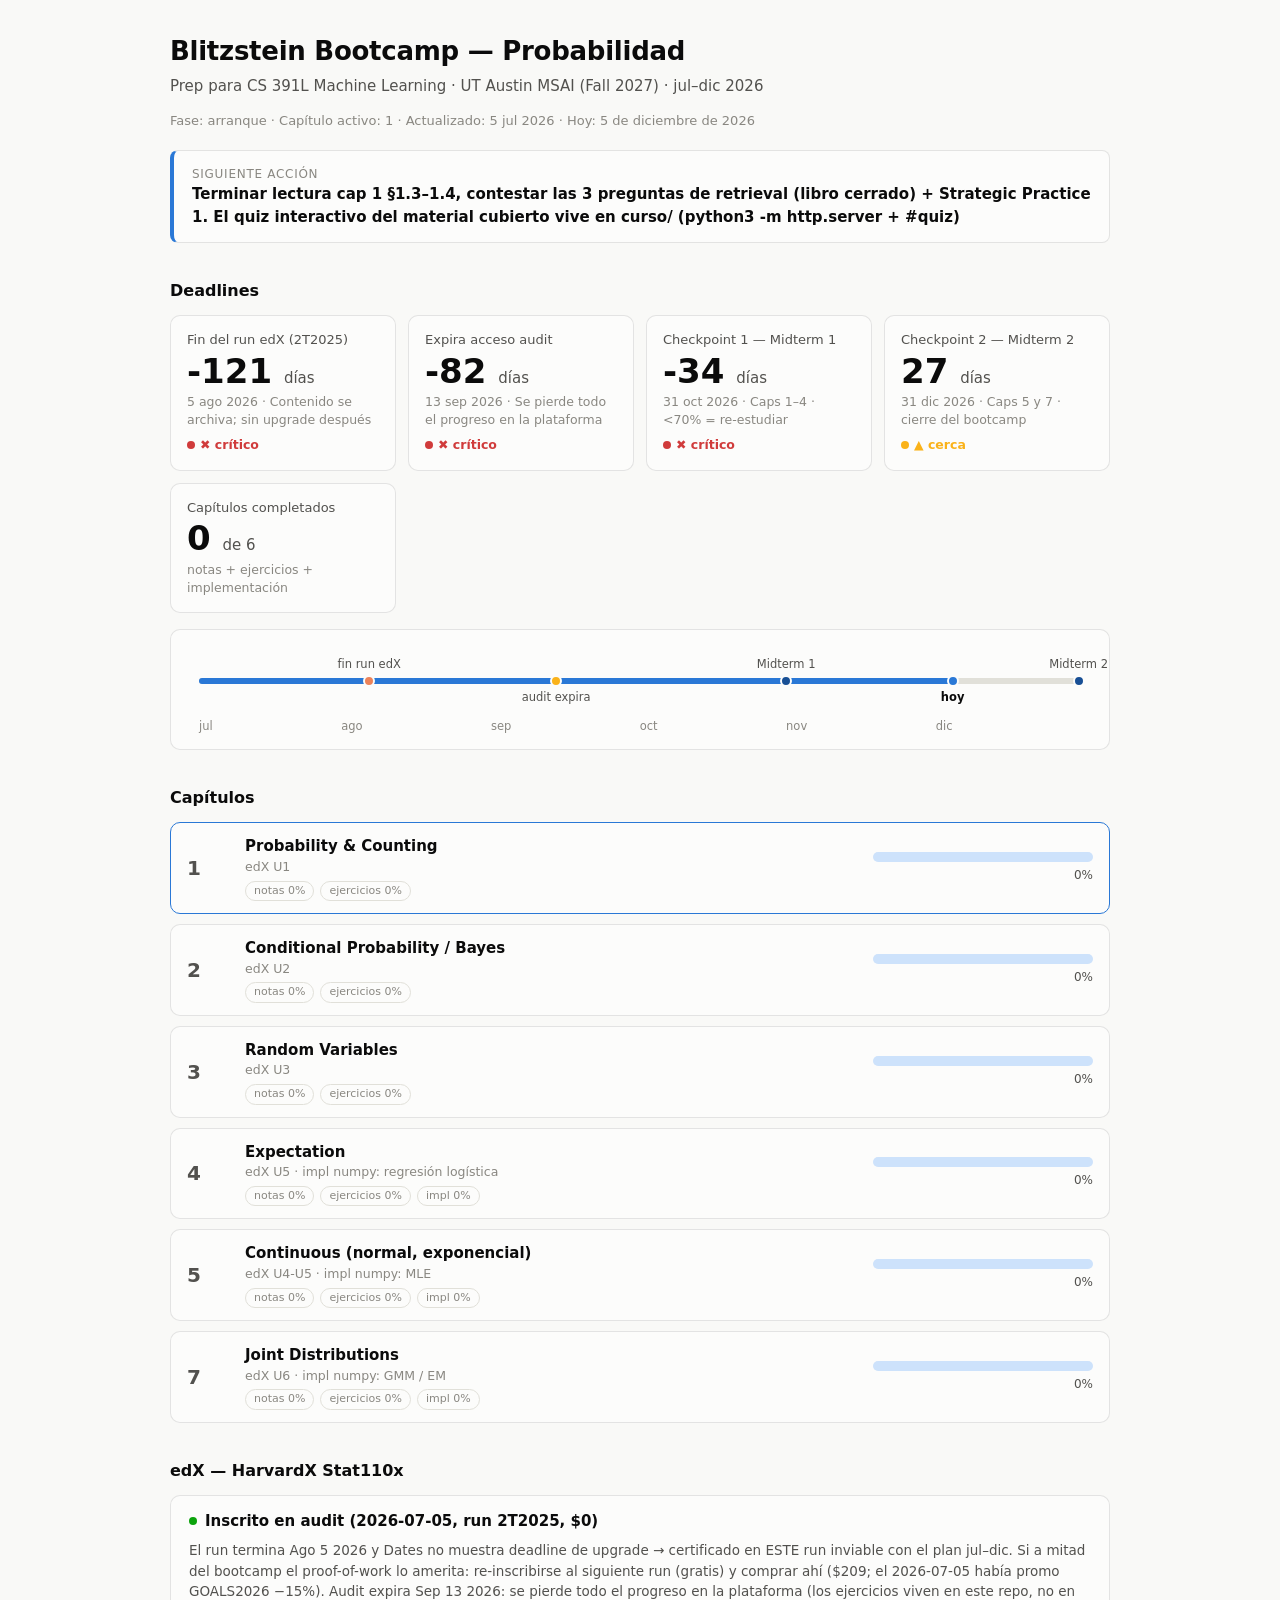
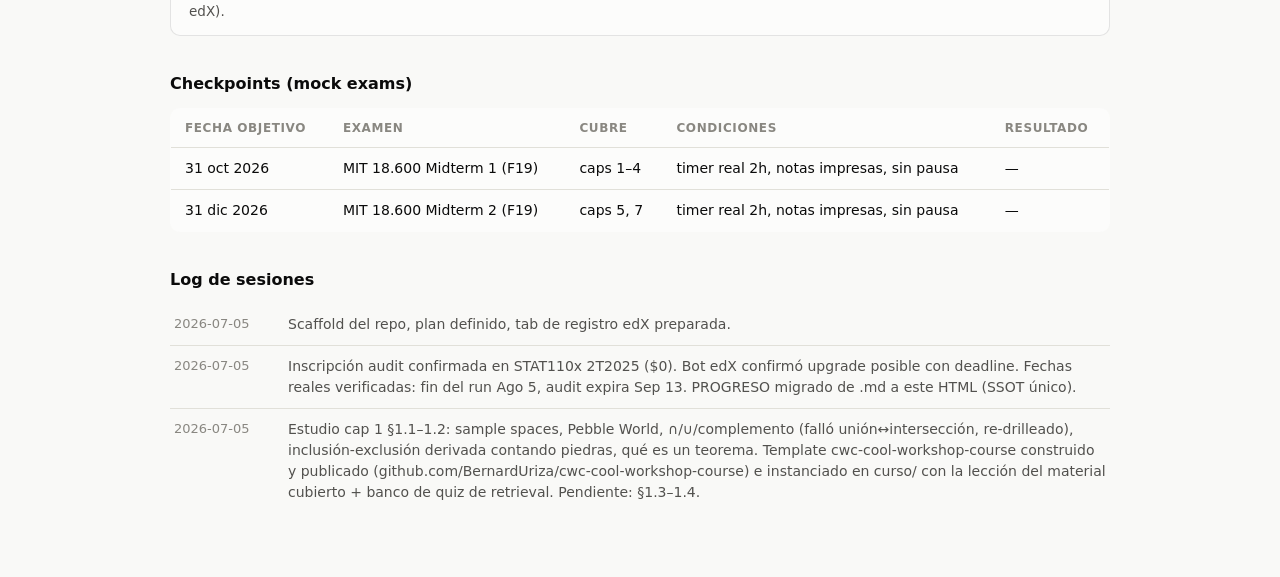
<file: PROGRESO.html>
<!doctype html>
<html lang="es">
<meta charset="utf-8">
<title>Progreso — Blitzstein Bootcamp</title>
<meta name="viewport" content="width=device-width, initial-scale=1">

<script type="application/json" id="progreso-data">
{
  "fase": "arranque",
  "actualizado": "2026-07-05",
  "capituloActivo": 1,
  "siguienteAccion": "Terminar lectura cap 1 §1.3–1.4, contestar las 3 preguntas de retrieval (libro cerrado) + Strategic Practice 1. El quiz interactivo del material cubierto vive en curso/ (python3 -m http.server + #quiz)",
  "fechas": {
    "finRunEdx": "2026-08-05",
    "auditExpira": "2026-09-13",
    "checkpoint1": "2026-10-31",
    "checkpoint2": "2026-12-31"
  },
  "edx": {
    "estado": "Inscrito en audit (2026-07-05, run 2T2025, $0)",
    "nota": "El run termina Ago 5 2026 y Dates no muestra deadline de upgrade → certificado en ESTE run inviable con el plan jul–dic. Si a mitad del bootcamp el proof-of-work lo amerita: re-inscribirse al siguiente run (gratis) y comprar ahí ($209; el 2026-07-05 había promo GOALS2026 −15%). Audit expira Sep 13 2026: se pierde todo el progreso en la plataforma (los ejercicios viven en este repo, no en edX)."
  },
  "capitulos": [
    { "num": 1, "tema": "Probability & Counting",            "edx": "U1",    "impl": null,                  "notas": 0, "ejercicios": 0, "implPct": null },
    { "num": 2, "tema": "Conditional Probability / Bayes",   "edx": "U2",    "impl": null,                  "notas": 0, "ejercicios": 0, "implPct": null },
    { "num": 3, "tema": "Random Variables",                  "edx": "U3",    "impl": null,                  "notas": 0, "ejercicios": 0, "implPct": null },
    { "num": 4, "tema": "Expectation",                       "edx": "U5",    "impl": "regresión logística", "notas": 0, "ejercicios": 0, "implPct": 0 },
    { "num": 5, "tema": "Continuous (normal, exponencial)",  "edx": "U4-U5", "impl": "MLE",                 "notas": 0, "ejercicios": 0, "implPct": 0 },
    { "num": 7, "tema": "Joint Distributions",               "edx": "U6",    "impl": "GMM / EM",            "notas": 0, "ejercicios": 0, "implPct": 0 }
  ],
  "checkpoints": [
    { "fecha": "2026-10-31", "examen": "MIT 18.600 Midterm 1 (F19)", "cubre": "caps 1–4", "condiciones": "timer real 2h, notas impresas, sin pausa", "resultado": null },
    { "fecha": "2026-12-31", "examen": "MIT 18.600 Midterm 2 (F19)", "cubre": "caps 5, 7", "condiciones": "timer real 2h, notas impresas, sin pausa", "resultado": null }
  ],
  "sesiones": [
    { "fecha": "2026-07-05", "resumen": "Scaffold del repo, plan definido, tab de registro edX preparada." },
    { "fecha": "2026-07-05", "resumen": "Inscripción audit confirmada en STAT110x 2T2025 ($0). Bot edX confirmó upgrade posible con deadline. Fechas reales verificadas: fin del run Ago 5, audit expira Sep 13. PROGRESO migrado de .md a este HTML (SSOT único)." },
    { "fecha": "2026-07-05", "resumen": "Estudio cap 1 §1.1–1.2: sample spaces, Pebble World, ∩/∪/complemento (falló unión↔intersección, re-drilleado), inclusión-exclusión derivada contando piedras, qué es un teorema. Template cwc-cool-workshop-course construido y publicado (github.com/BernardUriza/cwc-cool-workshop-course) e instanciado en curso/ con la lección del material cubierto + banco de quiz de retrieval. Pendiente: §1.3–1.4." }
  ]
}
</script>

<style>
  :root {
    --surface-1: #fcfcfb;
    --plane: #f9f9f7;
    --ink-1: #0b0b0b;
    --ink-2: #52514e;
    --muted: #898781;
    --grid: #e1e0d9;
    --baseline: #c3c2b7;
    --border: rgba(11,11,11,0.10);
    --seq-100: #cde2fb;
    --seq-250: #86b6ef;
    --seq-450: #2a78d6;
    --seq-600: #184f95;
    --good: #0ca30c;
    --good-text: #006300;
    --warning: #fab219;
    --serious: #ec835a;
    --critical: #d03b3b;
  }
  @media (prefers-color-scheme: dark) {
    :root {
      --surface-1: #1a1a19;
      --plane: #0d0d0d;
      --ink-1: #ffffff;
      --ink-2: #c3c2b7;
      --muted: #898781;
      --grid: #2c2c2a;
      --baseline: #383835;
      --border: rgba(255,255,255,0.10);
      --seq-100: #16324f;
      --seq-250: #1c5cab;
      --seq-450: #3987e5;
      --seq-600: #86b6ef;
      --good-text: #0ca30c;
    }
  }
  * { box-sizing: border-box; }
  body {
    margin: 0;
    background: var(--plane);
    color: var(--ink-1);
    font: 15px/1.5 system-ui, -apple-system, "Segoe UI", sans-serif;
  }
  .wrap { max-width: 980px; margin: 0 auto; padding: 32px 20px 64px; }
  header h1 { font-size: 26px; margin: 0 0 4px; letter-spacing: -0.01em; }
  header .sub { color: var(--ink-2); margin: 0 0 6px; }
  header .meta { color: var(--muted); font-size: 13px; }
  .accion {
    margin: 20px 0 28px;
    padding: 14px 18px;
    background: var(--surface-1);
    border: 1px solid var(--border);
    border-left: 4px solid var(--seq-450);
    border-radius: 8px;
  }
  .accion .k { font-size: 12px; text-transform: uppercase; letter-spacing: 0.06em; color: var(--muted); }
  .accion .v { font-weight: 600; }
  h2 { font-size: 16px; margin: 36px 0 12px; }
  .tiles { display: grid; grid-template-columns: repeat(auto-fit, minmax(200px, 1fr)); gap: 12px; }
  .tile {
    background: var(--surface-1);
    border: 1px solid var(--border);
    border-radius: 10px;
    padding: 14px 16px;
  }
  .tile .label { font-size: 13px; color: var(--ink-2); }
  .tile .value { font-size: 34px; font-weight: 600; line-height: 1.15; margin: 2px 0; }
  .tile .value .unit { font-size: 15px; font-weight: 400; color: var(--ink-2); }
  .tile .detail { font-size: 12.5px; color: var(--muted); }
  .tile .status { display: inline-flex; align-items: center; gap: 5px; font-size: 12.5px; font-weight: 600; margin-top: 6px; }
  .dot { width: 8px; height: 8px; border-radius: 50%; display: inline-block; }
  .timeline { margin-top: 16px; background: var(--surface-1); border: 1px solid var(--border); border-radius: 10px; padding: 22px 20px 14px; }
  .tl-track { position: relative; height: 6px; background: var(--grid); border-radius: 3px; margin: 26px 8px 34px; }
  .tl-fill { position: absolute; left: 0; top: 0; bottom: 0; background: var(--seq-450); border-radius: 3px 0 0 3px; }
  .tl-mark { position: absolute; top: 50%; transform: translate(-50%, -50%); }
  .tl-mark .pin { width: 12px; height: 12px; border-radius: 50%; border: 2px solid var(--surface-1); }
  .tl-mark .cap { position: absolute; left: 50%; transform: translateX(-50%); white-space: nowrap; font-size: 11.5px; color: var(--ink-2); }
  .tl-mark .cap.above { bottom: 14px; }
  .tl-mark .cap.below { top: 14px; }
  .tl-months { display: flex; justify-content: space-between; font-size: 11.5px; color: var(--muted); padding: 0 8px; }
  .caps { display: grid; gap: 10px; }
  .cap-row {
    display: grid;
    grid-template-columns: 44px 1fr 220px;
    gap: 14px;
    align-items: center;
    background: var(--surface-1);
    border: 1px solid var(--border);
    border-radius: 10px;
    padding: 12px 16px;
  }
  .cap-num { font-size: 20px; font-weight: 600; color: var(--ink-2); }
  .cap-tema { font-weight: 600; }
  .cap-sub { font-size: 12.5px; color: var(--muted); }
  .meter { height: 10px; background: var(--seq-100); border-radius: 5px; overflow: hidden; }
  .meter .fill { height: 100%; background: var(--seq-450); border-radius: 5px 0 0 5px; }
  .meter-label { font-size: 12px; color: var(--ink-2); margin-top: 4px; text-align: right; font-variant-numeric: tabular-nums; }
  .chips { display: flex; gap: 6px; margin-top: 4px; flex-wrap: wrap; }
  .chip { font-size: 11px; padding: 1px 8px; border-radius: 999px; border: 1px solid var(--grid); color: var(--muted); }
  .chip.on { border-color: var(--good); color: var(--good-text); }
  table { width: 100%; border-collapse: collapse; background: var(--surface-1); border: 1px solid var(--border); border-radius: 10px; overflow: hidden; }
  th, td { text-align: left; padding: 10px 14px; font-size: 14px; }
  th { font-size: 12px; text-transform: uppercase; letter-spacing: 0.05em; color: var(--muted); border-bottom: 1px solid var(--grid); font-weight: 600; }
  tbody tr + tr td { border-top: 1px solid var(--grid); }
  td.num { font-variant-numeric: tabular-nums; }
  .edx-card { background: var(--surface-1); border: 1px solid var(--border); border-radius: 10px; padding: 14px 18px; }
  .edx-card .estado { font-weight: 600; display: flex; align-items: center; gap: 8px; }
  .edx-card .nota { font-size: 13.5px; color: var(--ink-2); margin-top: 8px; }
  .log { list-style: none; margin: 0; padding: 0; }
  .log li { display: grid; grid-template-columns: 100px 1fr; gap: 14px; padding: 10px 4px; }
  .log li + li { border-top: 1px solid var(--grid); }
  .log .f { color: var(--muted); font-size: 13px; font-variant-numeric: tabular-nums; }
  .log .r { color: var(--ink-2); font-size: 14px; }
  @media (max-width: 640px) {
    .cap-row { grid-template-columns: 36px 1fr; }
    .cap-meter { grid-column: 1 / -1; }
  }
</style>

<div class="wrap">
  <header>
    <h1>Blitzstein Bootcamp — Probabilidad</h1>
    <p class="sub">Prep para CS 391L Machine Learning · UT Austin MSAI (Fall 2027) · jul–dic 2026</p>
    <p class="meta" id="meta"></p>
  </header>

  <div class="accion">
    <div class="k">Siguiente acción</div>
    <div class="v" id="accion"></div>
  </div>

  <h2>Deadlines</h2>
  <div class="tiles" id="tiles"></div>

  <div class="timeline">
    <div class="tl-track" id="tl-track"></div>
    <div class="tl-months" id="tl-months"></div>
  </div>

  <h2>Capítulos</h2>
  <div class="caps" id="caps"></div>

  <h2>edX — HarvardX Stat110x</h2>
  <div class="edx-card" id="edx"></div>

  <h2>Checkpoints (mock exams)</h2>
  <table>
    <thead>
      <tr><th>Fecha objetivo</th><th>Examen</th><th>Cubre</th><th>Condiciones</th><th>Resultado</th></tr>
    </thead>
    <tbody id="checkpoints"></tbody>
  </table>

  <h2>Log de sesiones</h2>
  <ul class="log" id="log"></ul>
</div>

<script>
  const D = JSON.parse(document.getElementById('progreso-data').textContent);
  const hoy = new Date();
  const fmt = f => new Date(f + 'T12:00:00').toLocaleDateString('es-MX', { day: 'numeric', month: 'short', year: 'numeric' });
  const dias = f => Math.ceil((new Date(f + 'T23:59:59') - hoy) / 86400000);

  const capsDone = D.capitulos.filter(c => c.notas >= 100 && c.ejercicios >= 100 && (c.implPct === null || c.implPct >= 100)).length;
  document.getElementById('meta').textContent =
    `Fase: ${D.fase} · Capítulo activo: ${D.capituloActivo} · Actualizado: ${fmt(D.actualizado)} · Hoy: ${hoy.toLocaleDateString('es-MX', { day: 'numeric', month: 'long', year: 'numeric' })}`;
  document.getElementById('accion').textContent = D.siguienteAccion;

  function urgencia(d) {
    if (d <= 7)  return { color: 'var(--critical)', texto: 'crítico',  icono: '✖' };
    if (d <= 30) return { color: 'var(--warning)',  texto: 'cerca',    icono: '▲' };
    return         { color: 'var(--good)',     texto: 'en rango', icono: '✔' };
  }

  const deadlines = [
    { label: 'Fin del run edX (2T2025)', fecha: D.fechas.finRunEdx,   detail: 'Contenido se archiva; sin upgrade después' },
    { label: 'Expira acceso audit',      fecha: D.fechas.auditExpira, detail: 'Se pierde todo el progreso en la plataforma' },
    { label: 'Checkpoint 1 — Midterm 1', fecha: D.fechas.checkpoint1, detail: 'Caps 1–4 · <70% = re-estudiar' },
    { label: 'Checkpoint 2 — Midterm 2', fecha: D.fechas.checkpoint2, detail: 'Caps 5 y 7 · cierre del bootcamp' }
  ];

  document.getElementById('tiles').innerHTML = deadlines.map(t => {
    const d = dias(t.fecha);
    const u = urgencia(d);
    return `<div class="tile">
      <div class="label">${t.label}</div>
      <div class="value">${d} <span class="unit">días</span></div>
      <div class="detail">${fmt(t.fecha)} · ${t.detail}</div>
      <div class="status" style="color:${u.color}"><span class="dot" style="background:${u.color}"></span>${u.icono} ${u.texto}</div>
    </div>`;
  }).join('') + `<div class="tile">
      <div class="label">Capítulos completados</div>
      <div class="value">${capsDone} <span class="unit">de ${D.capitulos.length}</span></div>
      <div class="detail">notas + ejercicios + implementación</div>
    </div>`;

  const t0 = new Date('2026-07-01T00:00:00');
  const t1 = new Date('2027-01-01T00:00:00');
  const pos = f => Math.min(100, Math.max(0, (new Date(f + 'T12:00:00') - t0) / (t1 - t0) * 100));
  const posHoy = Math.min(100, Math.max(0, (hoy - t0) / (t1 - t0) * 100));

  const marks = [
    { f: D.fechas.finRunEdx,   n: 'fin run edX', lado: 'above', color: 'var(--serious)' },
    { f: D.fechas.auditExpira, n: 'audit expira', lado: 'below', color: 'var(--warning)' },
    { f: D.fechas.checkpoint1, n: 'Midterm 1', lado: 'above', color: 'var(--seq-600)' },
    { f: D.fechas.checkpoint2, n: 'Midterm 2', lado: 'above', color: 'var(--seq-600)' }
  ];
  document.getElementById('tl-track').innerHTML =
    `<div class="tl-fill" style="width:${posHoy}%"></div>` +
    `<div class="tl-mark" style="left:${posHoy}%"><div class="pin" style="background:var(--seq-450)"></div><div class="cap below" style="font-weight:600;color:var(--ink-1)">hoy</div></div>` +
    marks.map(m =>
      `<div class="tl-mark" style="left:${pos(m.f)}%"><div class="pin" style="background:${m.color}"></div><div class="cap ${m.lado}">${m.n}</div></div>`
    ).join('');
  document.getElementById('tl-months').innerHTML =
    ['jul', 'ago', 'sep', 'oct', 'nov', 'dic', ''].map(m => `<span>${m}</span>`).join('');

  document.getElementById('caps').innerHTML = D.capitulos.map(c => {
    const partes = [c.notas, c.ejercicios].concat(c.implPct === null ? [] : [c.implPct]);
    const pct = Math.round(partes.reduce((a, b) => a + b, 0) / partes.length);
    const activo = c.num === D.capituloActivo;
    return `<div class="cap-row" ${activo ? 'style="border-color:var(--seq-450)"' : ''}>
      <div class="cap-num">${c.num}</div>
      <div>
        <div class="cap-tema">${c.tema}</div>
        <div class="cap-sub">edX ${c.edx}${c.impl ? ` · impl numpy: ${c.impl}` : ''}</div>
        <div class="chips">
          <span class="chip ${c.notas >= 100 ? 'on' : ''}">notas ${c.notas}%</span>
          <span class="chip ${c.ejercicios >= 100 ? 'on' : ''}">ejercicios ${c.ejercicios}%</span>
          ${c.implPct === null ? '' : `<span class="chip ${c.implPct >= 100 ? 'on' : ''}">impl ${c.implPct}%</span>`}
        </div>
      </div>
      <div class="cap-meter">
        <div class="meter"><div class="fill" style="width:${pct}%"></div></div>
        <div class="meter-label">${pct}%</div>
      </div>
    </div>`;
  }).join('');

  document.getElementById('edx').innerHTML =
    `<div class="estado"><span class="dot" style="background:var(--good)"></span>${D.edx.estado}</div>
     <div class="nota">${D.edx.nota}</div>`;

  document.getElementById('checkpoints').innerHTML = D.checkpoints.map(c =>
    `<tr>
      <td class="num">${fmt(c.fecha)}</td>
      <td>${c.examen}</td>
      <td>${c.cubre}</td>
      <td>${c.condiciones}</td>
      <td>${c.resultado === null ? '—' : c.resultado + '%'}</td>
    </tr>`
  ).join('');

  document.getElementById('log').innerHTML = D.sesiones.map(s =>
    `<li><span class="f">${s.fecha}</span><span class="r">${s.resumen}</span></li>`
  ).join('');
</script>
</file>
